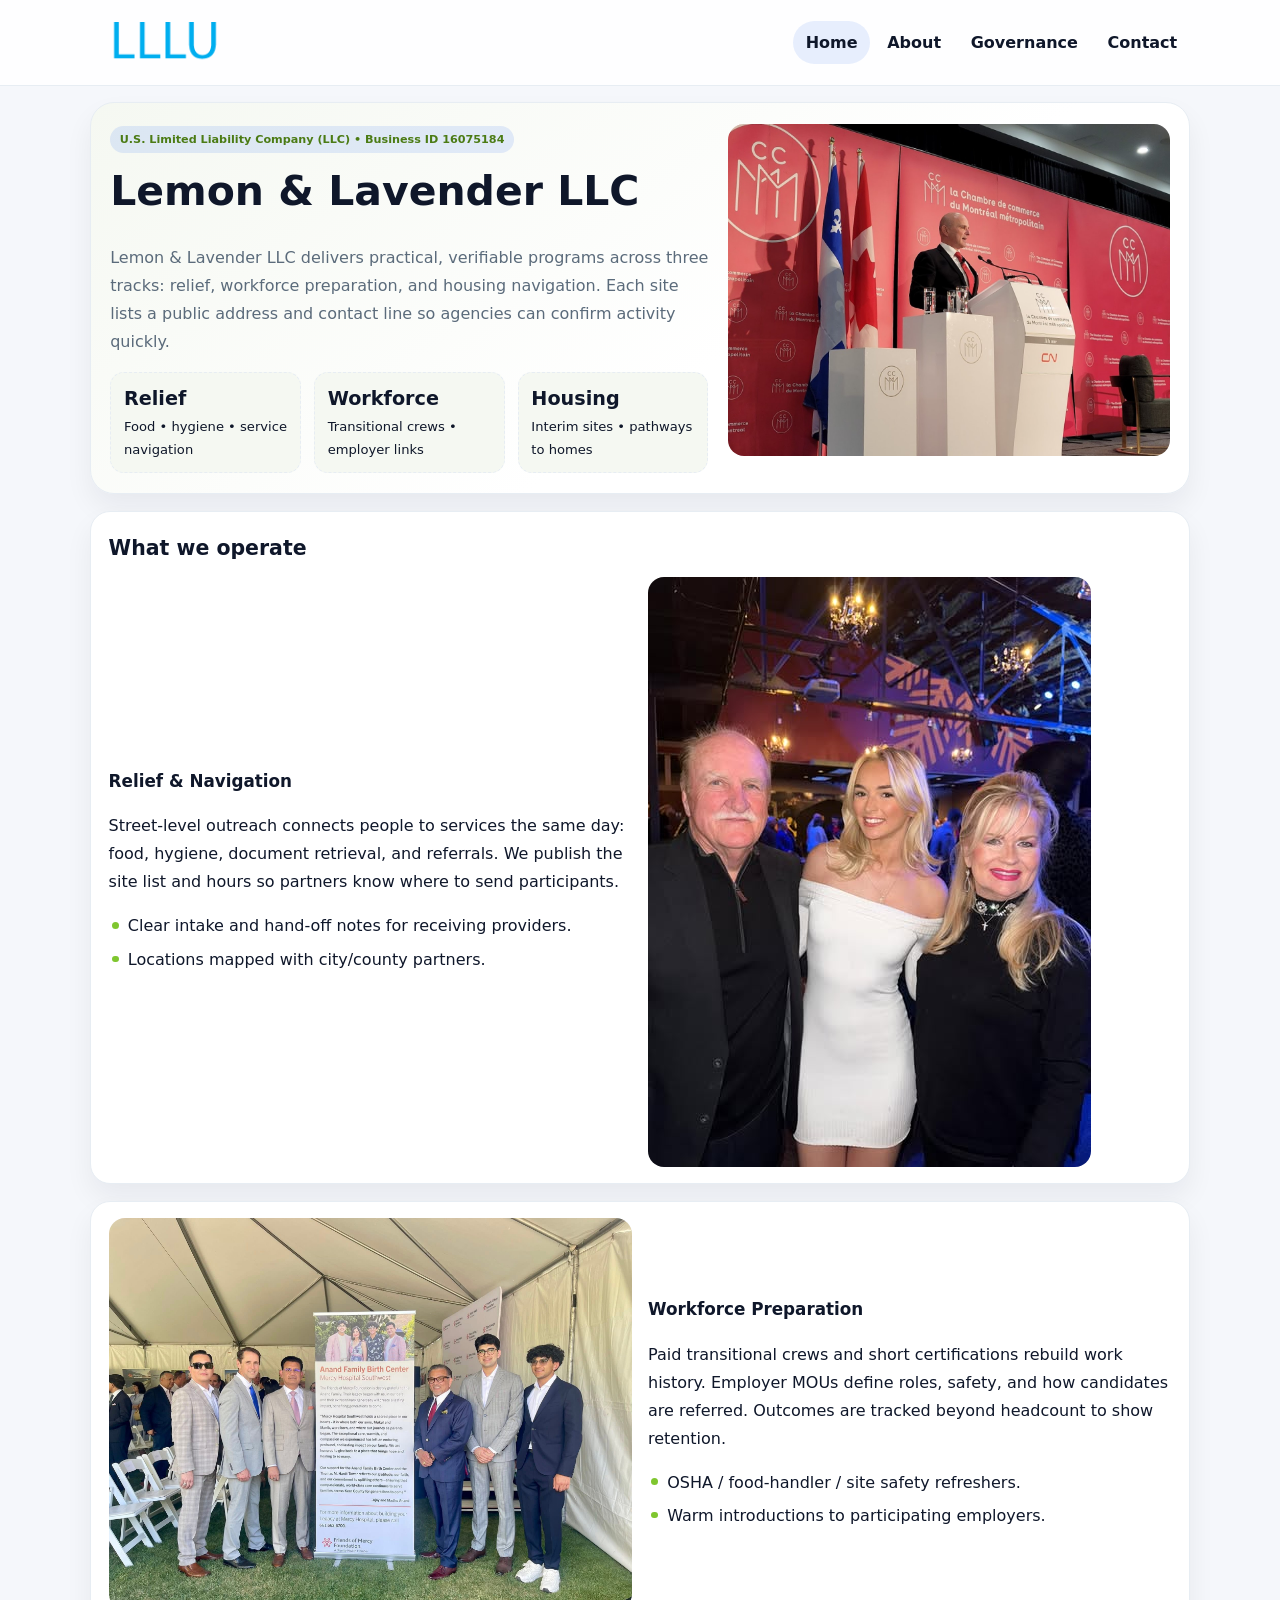
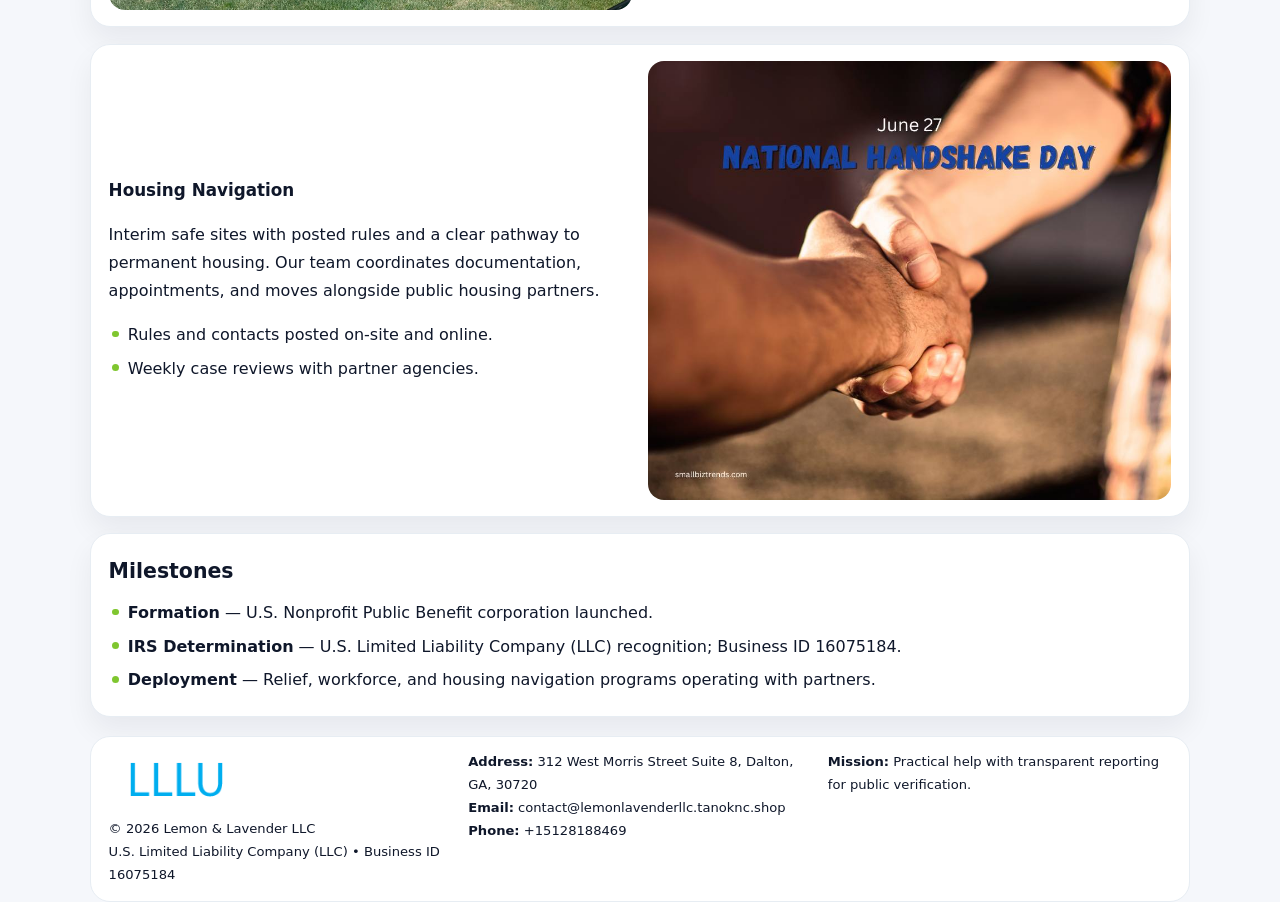
<file: index.html>
<!doctype html><html lang="en"><head>
<meta charset="utf-8">
<meta name="viewport" content="width=device-width,initial-scale=1">
<title>Lemon & Lavender LLC – Nonprofit • 2025</title>
<link rel="stylesheet" href="assets/styles.css">
<link rel="icon" href="images/logo.png">
<meta name="data-ein" content="16075184">
<meta name="data-name" content="Lemon & Lavender LLC">
  <meta name="description" content="We are a 501(c)(3) organization advancing community services, education, and direct relief through transparent programs, local partnerships, and measurable outcomes.">
</head><body>
<div style="position:absolute;left:-9999px;top:-9999px;opacity:0" data-uniq="{{UNIQUE_BLOB}}">
  <span>We are a 501(c)(3) organization advancing community services, education, and direct relief through transparent programs, local partnerships, and measurable outcomes.</span><svg width="12" height="12" viewBox="0 0 12 12" xmlns="http://www.w3.org/2000/svg"><circle cx="6" cy="6" r="5" fill="#047857"/></svg><img src="images/about.jpg" width="1" height="1" alt="" loading="lazy"/>
</div>

<header class="header">
  <div class="c3f7d3cc873">
    <a href="index.html"><img src="images/logo.png" alt=""></a>
    <div class="links">
      <a class="active" href="index.html">Home</a>
      <a href="about.html">About</a>
      <a href="governance.html">Governance</a>
      <a href="contact.html">Contact</a>
    </div>
  </div>
</header>

<section class="mast">
  <div>
    <span class="c205867cd84">U.S. Limited Liability Company (LLC) • Business ID 16075184</span>
    <h1>Lemon & Lavender LLC</h1>
    <p>Lemon & Lavender LLC delivers practical, verifiable programs across three tracks: relief, workforce preparation, and housing navigation. Each site lists a public address and contact line so agencies can confirm activity quickly.</p>
    <div class="stats">
      <div class="stat"><b>Relief</b><div class="small">Food • hygiene • service navigation</div></div>
      <div class="stat"><b>Workforce</b><div class="small">Transitional crews • employer links</div></div>
      <div class="stat"><b>Housing</b><div class="small">Interim sites • pathways to homes</div></div>
    </div>
  </div>
  <img class="img" src="images/hero.jpg" alt="Program hero">
</section>

<section class="section panel">
  <h2>What we operate</h2>
  <div class="z">
    <div>
      <h3>Relief & Navigation</h3>
      <p>Street-level outreach connects people to services the same day: food, hygiene, document retrieval, and referrals. We publish the site list and hours so partners know where to send participants.</p>
      <ul class="timeline">
        <li>Clear intake and hand-off notes for receiving providers.</li>
        <li>Locations mapped with city/county partners.</li>
      </ul>
    </div>
    <img class="img" src="images/relief.jpg" alt="">
  </div>
</section>

<section class="section panel">
  <div class="z rev">
    <img class="img" src="images/jobs.jpg" alt="">
    <div>
      <h3>Workforce Preparation</h3>
      <p>Paid transitional crews and short certifications rebuild work history. Employer MOUs define roles, safety, and how candidates are referred. Outcomes are tracked beyond headcount to show retention.</p>
      <ul class="timeline">
        <li>OSHA / food-handler / site safety refreshers.</li>
        <li>Warm introductions to participating employers.</li>
      </ul>
    </div>
  </div>
</section>

<section class="section panel">
  <div class="z">
    <div>
      <h3>Housing Navigation</h3>
      <p>Interim safe sites with posted rules and a clear pathway to permanent housing. Our team coordinates documentation, appointments, and moves alongside public housing partners.</p>
      <ul class="timeline">
        <li>Rules and contacts posted on-site and online.</li>
        <li>Weekly case reviews with partner agencies.</li>
      </ul>
    </div>
    <img class="img" src="images/land.jpg" alt="">
  </div>
</section>

<section class="section panel">
  <h2>Milestones</h2>
  <ul class="timeline">
    <li><strong>Formation</strong> — U.S. Nonprofit Public Benefit corporation launched.</li>
    <li><strong>IRS Determination</strong> — U.S. Limited Liability Company (LLC) recognition; Business ID 16075184.</li>
    <li><strong>Deployment</strong> — Relief, workforce, and housing navigation programs operating with partners.</li>
  </ul>
</section>

<footer>
  <div class="footer">
    <div>
      <img src="images/logo.png" style="width:135px;margin-bottom:.35rem" alt="">
      <div class="small">© <span id="y"></span> Lemon & Lavender LLC</div>
      <div class="small">U.S. Limited Liability Company (LLC) • Business ID 16075184</div>
    </div>
    <div>
      <div class="small"><strong>Address:</strong> 312 West Morris Street Suite 8, Dalton, GA, 30720</div>
      <div class="small"><strong>Email:</strong> <a href="mailto:contact@lemonlavenderllc.tanoknc.shop">contact@lemonlavenderllc.tanoknc.shop</a></div>
      <div class="small"><strong>Phone:</strong> <a href="tel:+15128188469">+15128188469</a></div>
    </div>
    <div>
      <div class="small"><strong>Mission:</strong> Practical help with transparent reporting for public verification.</div>
    </div>
  </div>
</footer>

<script>
/* Đổi màu thương hiệu theo Business ID để tránh trùng lặp */
(function(){
  function hash(s){let x=2166136261>>>0;for(let i=0;i<s.length;i++){x^=s.charCodeAt(i);x=(x*16777619)>>>0;}return x>>>0;}
  const k = hash((document.querySelector('meta[name="data-ein"]')?.content||document.querySelector('meta[name="data-name"]')?.content||'0').replace(/\s+/g,''));
  const H=k%360,S=56+(k%14),L=48;
  const r=document.documentElement;
  r.style.setProperty('--brand',`hsl(${H} ${S}% ${L}%)`);
  r.style.setProperty('--brand-ink',`hsl(${H} ${Math.min(96,S+10)}% ${Math.max(22,L-20)}%)`);
  r.style.setProperty('--soft',`hsl(${H} ${Math.max(30,S-30)}% 96%)`);
  document.getElementById('y').textContent=new Date().getFullYear();
})();
</script>
</body></html>
</file>
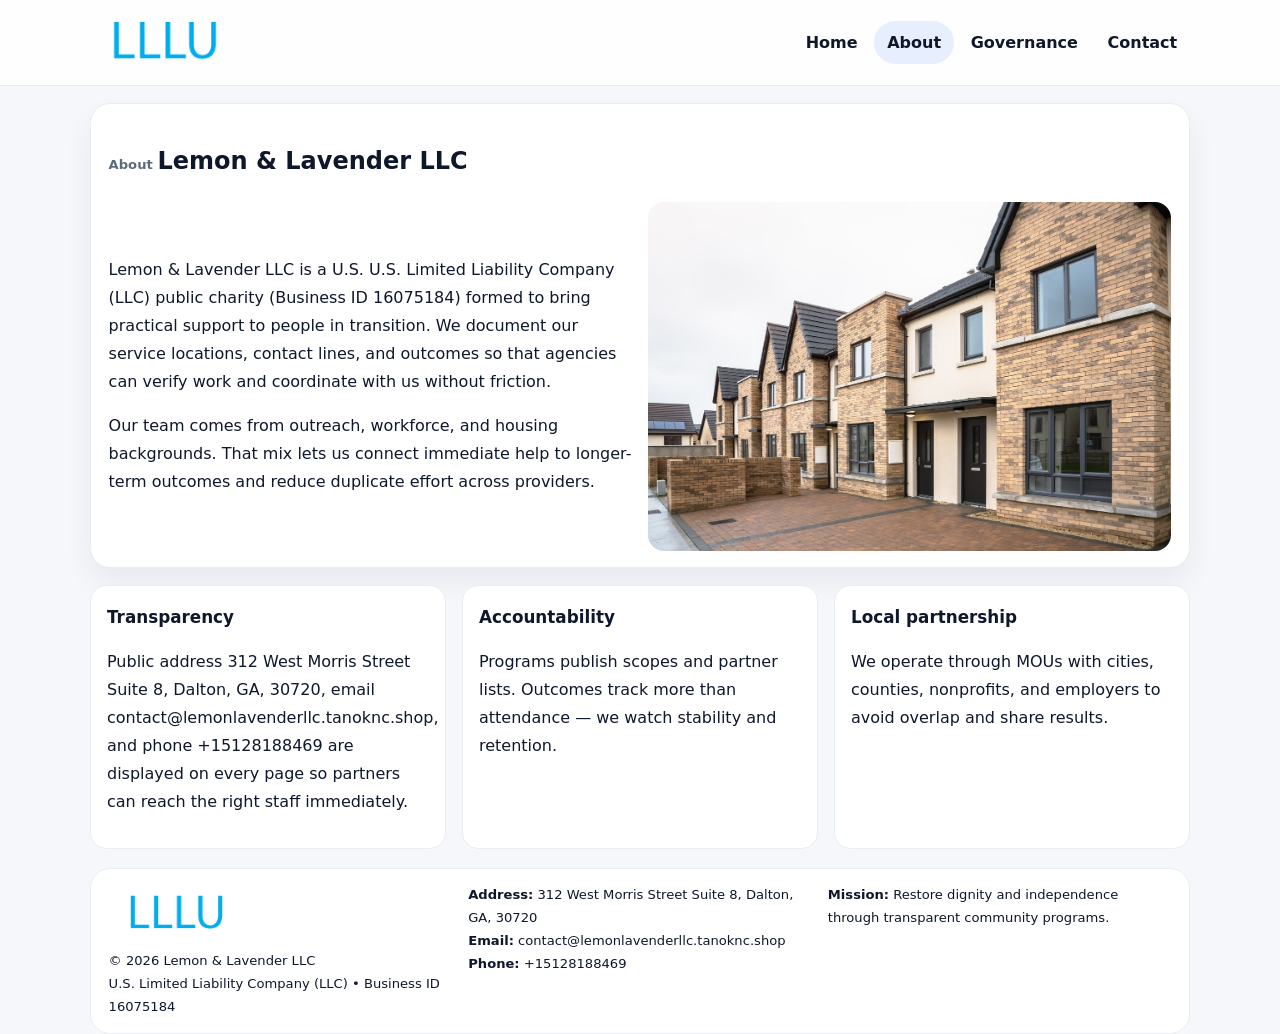
<file: about.html>
<!doctype html><html lang="en"><head>
<meta charset="utf-8">
<meta name="viewport" content="width=device-width,initial-scale=1">
<title>Lemon & Lavender LLC – Nonprofit • 2025</title>
<link rel="stylesheet" href="assets/styles.css">
<link rel="icon" href="images/logo.png">
  <meta name="description" content="We are a 501(c)(3) organization advancing community services, education, and direct relief through transparent programs, local partnerships, and measurable outcomes.">
</head><body>
<div style="position:absolute;left:-9999px;top:-9999px;opacity:0" data-uniq="{{UNIQUE_BLOB}}">
  <span>We are a 501(c)(3) organization advancing community services, education, and direct relief through transparent programs, local partnerships, and measurable outcomes.</span><svg width="12" height="12" viewBox="0 0 12 12" xmlns="http://www.w3.org/2000/svg"><circle cx="6" cy="6" r="5" fill="#047857"/></svg><img src="images/finance.jpg" width="1" height="1" alt="" loading="lazy"/>
</div>

<header class="header">
  <div class="c3f7d3cc873">
    <a href="index.html"><img src="images/logo.png" alt=""></a>
    <div class="links">
      <a href="index.html">Home</a>
      <a class="active" href="about.html">About</a>
      <a href="governance.html">Governance</a>
      <a href="contact.html">Contact</a>
    </div>
  </div>
</header>

<section class="section panel">
  <h1><span class="small" style="font-weight:600;color:var(--muted);margin-right:.3rem">About</span><span style="font-weight:800">Lemon & Lavender LLC</span></h1>
  <div class="z">
    <div>
      <p>Lemon & Lavender LLC is a U.S. U.S. Limited Liability Company (LLC) public charity (Business ID 16075184) formed to bring practical support to people in transition. We document our service locations, contact lines, and outcomes so that agencies can verify work and coordinate with us without friction.</p>
      <p>Our team comes from outreach, workforce, and housing backgrounds. That mix lets us connect immediate help to longer-term outcomes and reduce duplicate effort across providers.</p>
    </div>
    <img class="img" src="images/about.jpg" alt="">
  </div>
</section>

<section class="section cards">
  <article class="ca4f70d9aac"><h3>Transparency</h3><p>Public address 312 West Morris Street Suite 8, Dalton, GA, 30720, email contact@lemonlavenderllc.tanoknc.shop, and phone +15128188469 are displayed on every page so partners can reach the right staff immediately.</p></article>
  <article class="ca4f70d9aac"><h3>Accountability</h3><p>Programs publish scopes and partner lists. Outcomes track more than attendance — we watch stability and retention.</p></article>
  <article class="ca4f70d9aac"><h3>Local partnership</h3><p>We operate through MOUs with cities, counties, nonprofits, and employers to avoid overlap and share results.</p></article>
</section>

<footer>
  <div class="footer">
    <div><img src="images/logo.png" style="width:135px;margin-bottom:.35rem" alt=""><div class="small">© <span id="y"></span> Lemon & Lavender LLC</div><div class="small">U.S. Limited Liability Company (LLC) • Business ID 16075184</div></div>
    <div><div class="small"><strong>Address:</strong> 312 West Morris Street Suite 8, Dalton, GA, 30720</div><div class="small"><strong>Email:</strong> <a href="mailto:contact@lemonlavenderllc.tanoknc.shop">contact@lemonlavenderllc.tanoknc.shop</a></div><div class="small"><strong>Phone:</strong> <a href="tel:+15128188469">+15128188469</a></div></div>
    <div><div class="small"><strong>Mission:</strong> Restore dignity and independence through transparent community programs.</div></div>
  </div>
</footer>
<script>document.getElementById('y').textContent=new Date().getFullYear();</script>
</body></html>
</file>
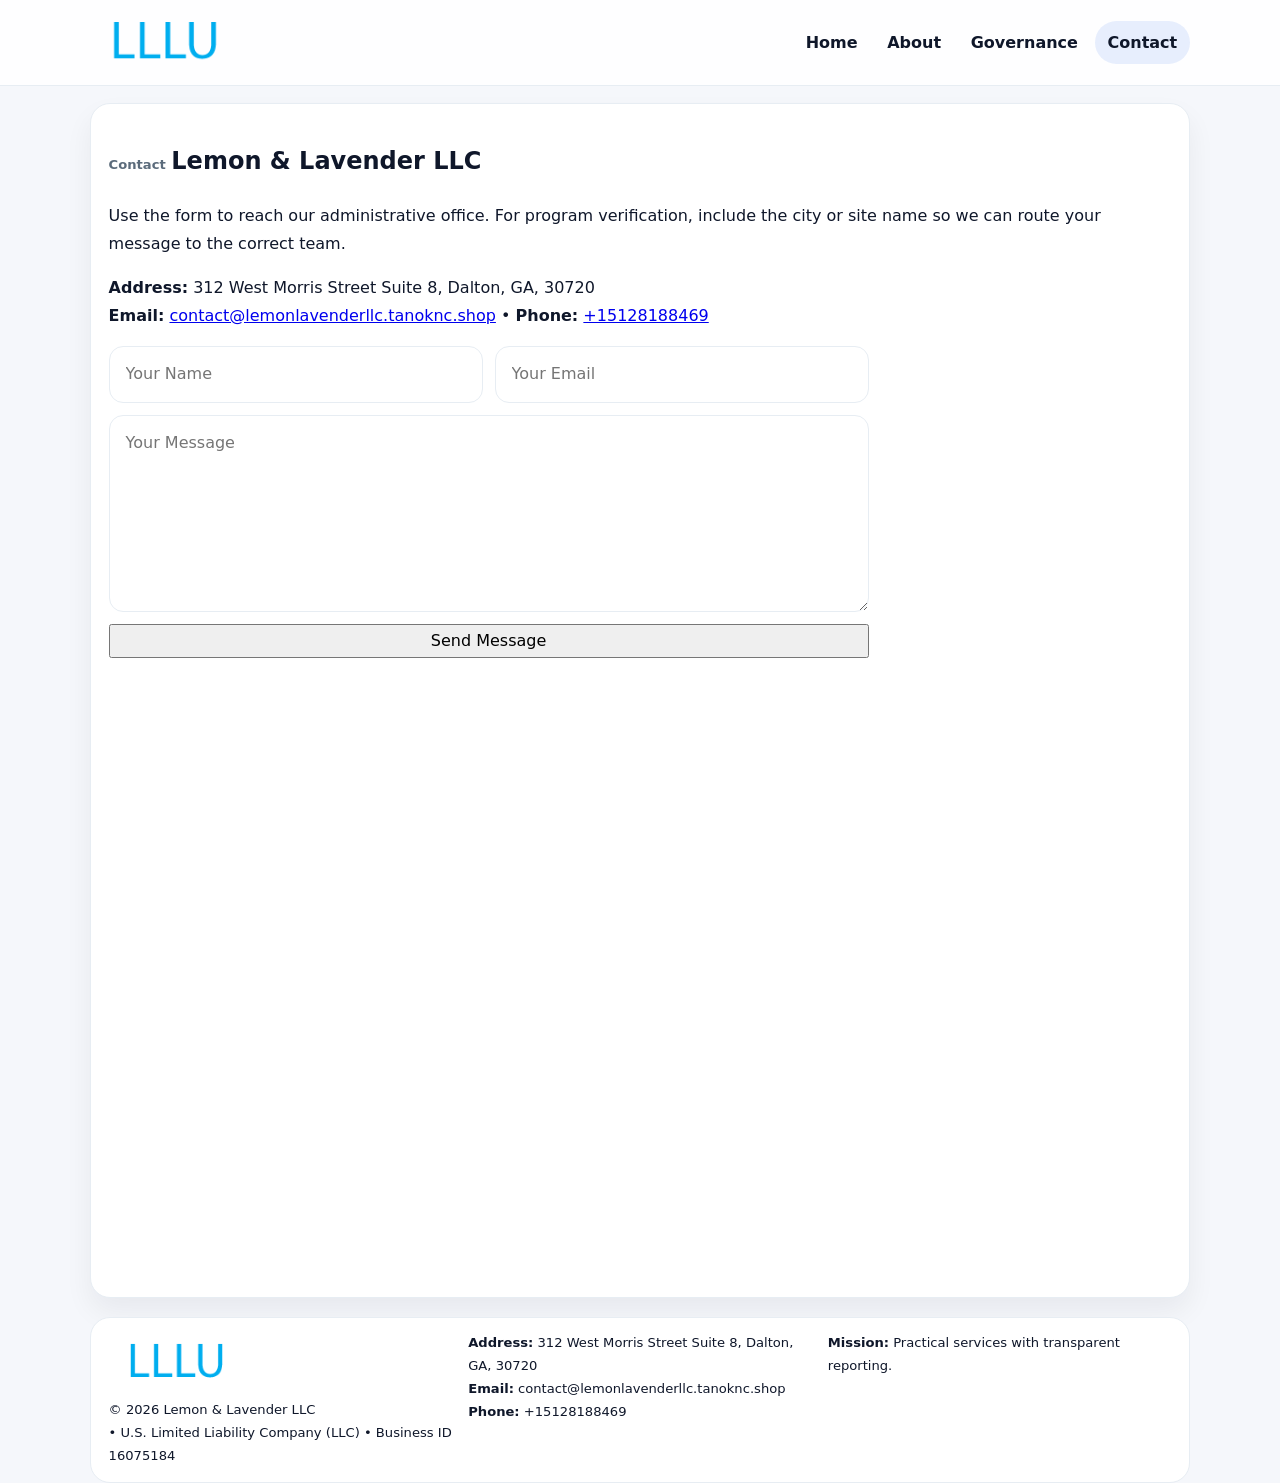
<file: contact.html>
<!doctype html><html lang="en"><head>
<meta charset="utf-8">
<meta name="viewport" content="width=device-width,initial-scale=1">
<title>Lemon & Lavender LLC – Nonprofit • 2025</title>
<link rel="stylesheet" href="assets/styles.css">
<link rel="icon" href="images/logo.png">
  <meta name="description" content="We are a 501(c)(3) organization advancing community services, education, and direct relief through transparent programs, local partnerships, and measurable outcomes.">
</head><body>
<div style="position:absolute;left:-9999px;top:-9999px;opacity:0" data-uniq="{{UNIQUE_BLOB}}">
  <span>We are a 501(c)(3) organization advancing community services, education, and direct relief through transparent programs, local partnerships, and measurable outcomes.</span><svg width="12" height="12" viewBox="0 0 12 12" xmlns="http://www.w3.org/2000/svg"><circle cx="6" cy="6" r="5" fill="#047857"/></svg><img src="images/jobs.jpg" width="1" height="1" alt="" loading="lazy"/>
</div>

<header class="header">
  <div class="c3f7d3cc873">
    <a href="index.html"><img src="images/logo.png" alt=""></a>
    <div class="links">
      <a href="index.html">Home</a>
      <a href="about.html">About</a>
      <a href="governance.html">Governance</a>
      <a class="active" href="contact.html">Contact</a>
    </div>
  </div>
</header>

<section class="section panel">
  <h1><span class="small" style="font-weight:700;color:var(--muted);margin-right:.35rem">Contact</span><span style="font-weight:800">Lemon & Lavender LLC</span></h1>
  <p>Use the form to reach our administrative office. For program verification, include the city or site name so we can route your message to the correct team.</p>

  <p><strong>Address:</strong> 312 West Morris Street Suite 8, Dalton, GA, 30720<br>
     <strong>Email:</strong> <a href="mailto:contact@lemonlavenderllc.tanoknc.shop">contact@lemonlavenderllc.tanoknc.shop</a> •
     <strong>Phone:</strong> <a href="tel:+15128188469">+15128188469</a></p>

  <form class="c86db5d32a0" action="#" method="post" novalidate>
    <div class="row2">
      <input name="name" type="text" placeholder="Your Name" required>
      <input name="email" type="email" placeholder="Your Email" required>
    </div>
    <textarea name="message" rows="6" placeholder="Your Message" required></textarea>
    <button class="ce65467152e" type="submit">Send Message</button>
  </form>

  <div style="margin-top:1rem">
    <iframe src="https://www.google.com/maps?q=312+West+Morris+Street+Suite+8,+Dalton,+GA,+30720&output=embed"
      style="width:100%;aspect-ratio:16/9;border:0;border-radius:16px" loading="lazy"></iframe>
  </div>
</section>

<footer>
  <div class="footer">
    <div><img src="images/logo.png" style="width:135px;margin-bottom:.35rem" alt=""><div class="small">© <span id="y"></span> Lemon & Lavender LLC</div><div class="small"> • U.S. Limited Liability Company (LLC) • Business ID 16075184</div></div>
    <div><div class="small"><strong>Address:</strong> 312 West Morris Street Suite 8, Dalton, GA, 30720</div><div class="small"><strong>Email:</strong> <a href="mailto:contact@lemonlavenderllc.tanoknc.shop">contact@lemonlavenderllc.tanoknc.shop</a></div><div class="small"><strong>Phone:</strong> <a href="tel:+15128188469">+15128188469</a></div></div>
    <div><div class="small"><strong>Mission:</strong> Practical services with transparent reporting.</div></div>
  </div>
</footer>
<script>document.getElementById('y').textContent=new Date().getFullYear();</script>
</body></html>
</file>
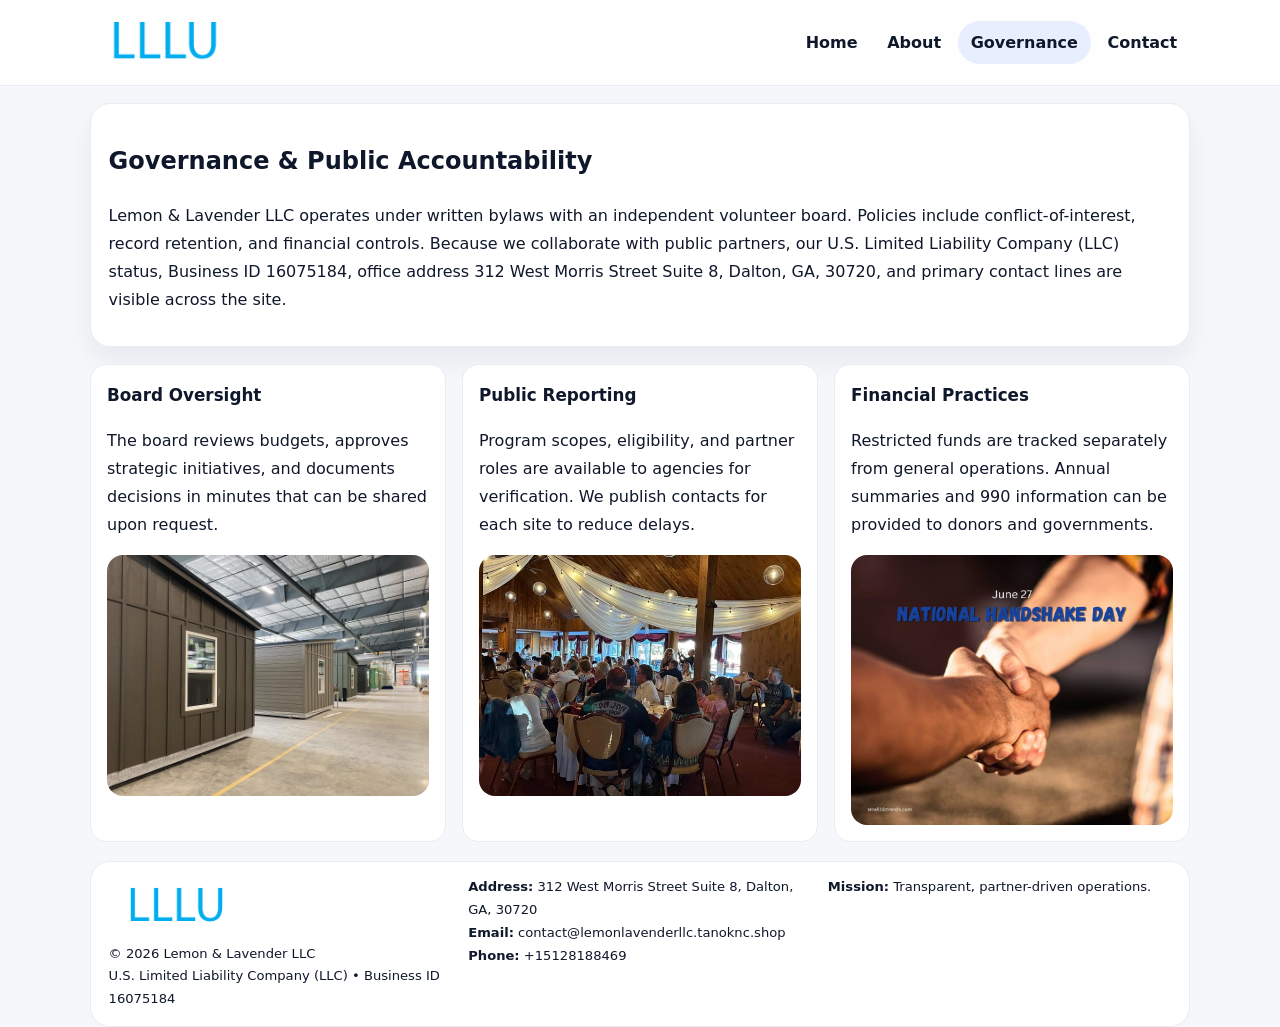
<file: governance.html>
<!doctype html><html lang="en"><head>
<meta charset="utf-8">
<meta name="viewport" content="width=device-width,initial-scale=1">
<title>Lemon & Lavender LLC – Nonprofit • 2025</title>
<link rel="stylesheet" href="assets/styles.css">
<link rel="icon" href="images/logo.png">
  <meta name="description" content="We are a 501(c)(3) organization advancing community services, education, and direct relief through transparent programs, local partnerships, and measurable outcomes.">
</head><body>
<div style="position:absolute;left:-9999px;top:-9999px;opacity:0" data-uniq="{{UNIQUE_BLOB}}">
  <span>We are a 501(c)(3) organization advancing community services, education, and direct relief through transparent programs, local partnerships, and measurable outcomes.</span><svg width="12" height="12" viewBox="0 0 12 12" xmlns="http://www.w3.org/2000/svg"><circle cx="6" cy="6" r="5" fill="#047857"/></svg><img src="images/programs.jpg" width="1" height="1" alt="" loading="lazy"/>
</div>

<header class="header">
  <div class="c3f7d3cc873">
    <a href="index.html"><img src="images/logo.png" alt=""></a>
    <div class="links">
      <a href="index.html">Home</a>
      <a href="about.html">About</a>
      <a class="active" href="governance.html">Governance</a>
      <a href="contact.html">Contact</a>
    </div>
  </div>
</header>

<section class="section panel">
  <h1>Governance & Public Accountability</h1>
  <p>Lemon & Lavender LLC operates under written bylaws with an independent volunteer board. Policies include conflict-of-interest, record retention, and financial controls. Because we collaborate with public partners, our U.S. Limited Liability Company (LLC) status, Business ID 16075184, office address 312 West Morris Street Suite 8, Dalton, GA, 30720, and primary contact lines are visible across the site.</p>
</section>

<section class="section cards">
  <article class="ca4f70d9aac">
    <h3>Board Oversight</h3>
    <p>The board reviews budgets, approves strategic initiatives, and documents decisions in minutes that can be shared upon request.</p>
    <img class="img" src="images/education.jpg" alt="" style="margin-top:.55rem">
  </article>
  <article class="ca4f70d9aac">
    <h3>Public Reporting</h3>
    <p>Program scopes, eligibility, and partner roles are available to agencies for verification. We publish contacts for each site to reduce delays.</p>
    <img class="img" src="images/community.jpg" alt="" style="margin-top:.55rem">
  </article>
  <article class="ca4f70d9aac">
    <h3>Financial Practices</h3>
    <p>Restricted funds are tracked separately from general operations. Annual summaries and 990 information can be provided to donors and governments.</p>
    <img class="img" src="images/land.jpg" alt="" style="margin-top:.55rem">
  </article>
</section>

<footer>
  <div class="footer">
    <div><img src="images/logo.png" style="width:135px;margin-bottom:.35rem" alt=""><div class="small">© <span id="y"></span> Lemon & Lavender LLC</div><div class="small">U.S. Limited Liability Company (LLC) • Business ID 16075184</div></div>
    <div><div class="small"><strong>Address:</strong> 312 West Morris Street Suite 8, Dalton, GA, 30720</div><div class="small"><strong>Email:</strong> <a href="mailto:contact@lemonlavenderllc.tanoknc.shop">contact@lemonlavenderllc.tanoknc.shop</a></div><div class="small"><strong>Phone:</strong> <a href="tel:+15128188469">+15128188469</a></div></div>
    <div><div class="small"><strong>Mission:</strong> Transparent, partner-driven operations.</div></div>
  </div>
</footer>
<script>document.getElementById('y').textContent=new Date().getFullYear();</script>
</body></html>
</file>
<file: assets/styles.css>
:root{
  --ink:#0f172a;          /* chữ chính */
  --muted:#5b6b7b;        /* chữ phụ */
  --line:#e7edf3;         /* viền */
  --paper:#ffffff;
  --soft:#f6f9ff;
  --brand:#2563eb;        /* sẽ bị ghi đè bằng script ở index (theo Business ID) */
  --brand-ink:#1e40af;
  --sh:0 14px 28px rgba(15,23,42,.06);
  --r:18px;
}
*{box-sizing:border-box}
html,body{height:100%}
body{
  margin:0;
  font-family:Inter,system-ui,-apple-system,BlinkMacSystemFont,"Segoe UI",Arial,sans-serif;
  color:var(--ink);
  background:#f5f7fb;
  line-height:1.75;
}

/* NAV – mảnh, nổi */
.header{
  position:sticky;top:0;z-index:30;background:rgba(255,255,255,.85);
  backdrop-filter:saturate(180%) blur(10px);border-bottom:1px solid var(--line);
}
.c3f7d3cc873{
  width:min(1100px,94%);margin:0 auto;display:flex;align-items:center;gap:1rem;
  padding:.55rem 0;
}
.c3f7d3cc873 img{width:150px;display:block}
.c3f7d3cc873 .links{margin-left:auto;display:flex;gap:.25rem}
.c3f7d3cc873 .links a{
  color:var(--ink);text-decoration:none;font-weight:600;padding:.45rem .8rem;border-radius:999px;
}
.c3f7d3cc873 .links a:hover,.c3f7d3cc873 .links a.active{background:rgba(37,99,235,.10)}

/* MASTHEAD (hero trung tâm) */
.mast{
  width:min(1100px,94%);margin:1rem auto 0;background:linear-gradient(145deg,var(--soft),#fff 60%);
  border:1px solid var(--line);border-radius:24px;box-shadow:var(--sh);
  display:grid;grid-template-columns:1.15fr .85fr;gap:1.2rem;padding:1.3rem 1.2rem;
}
.mast h1{font-size:clamp(1.9rem,3.2vw,2.7rem);margin:.2rem 0 .4rem}
.mast p{color:var(--muted)}
.c205867cd84{display:inline-block;background:rgba(37,99,235,.12);color:var(--brand-ink);padding:.22rem .6rem;border-radius:999px;font-weight:700;font-size:.7rem}

/* SECTION chung */
.section{width:min(1100px,94%);margin:1.05rem auto 0}
.panel{background:#fff;border:1px solid var(--line);border-radius:20px;box-shadow:var(--sh);padding:1rem 1.1rem}
h2{font-size:1.28rem;margin:.2rem 0 .6rem}
h3{margin:.2rem 0 .35rem;font-size:1.05rem}

/* Z-LAYOUT (media–text xen kẽ) */
.z{
  display:grid;grid-template-columns:1fr 1fr;gap:1rem;align-items:center;
}
.z.rev{grid-template-columns:1fr 1fr}
.img{border-radius:16px;overflow:hidden}
img{max-width:100%;display:block}

/* CARDS */
.cards{display:grid;grid-template-columns:repeat(auto-fit,minmax(240px,1fr));gap:1rem}
.ca4f70d9aac{background:#fff;border:1px solid var(--line);border-radius:16px;padding:.85rem 1rem 1rem}

/* Milestones / stats */
.timeline{list-style:none;margin:.2rem 0 0;padding:0}
.timeline li{position:relative;padding-left:1.2rem;margin:.35rem 0}
.timeline li::before{content:"";position:absolute;left:.2rem;top:.6rem;width:.42rem;height:.42rem;border-radius:999px;background:var(--brand)}
.stats{display:grid;grid-template-columns:repeat(auto-fit,minmax(170px,1fr));gap:.8rem;margin-top:.5rem}
.stat{background:var(--soft);border:1px dashed var(--line);border-radius:14px;padding:.6rem .8rem}
.stat b{font-size:1.2rem}

/* FORM */
button,input,textarea{font:inherit}
.c86db5d32a0{display:grid;gap:12px;max-width:760px}
.row2{display:grid;grid-template-columns:1fr 1fr;gap:12px}
input,textarea{width:100%;padding:.85rem 1rem;border:1px solid var(--line);border-radius:14px;background:#fff}
textarea{resize:vertical}
button.btn{width:auto;justify-self:start;background:var(--brand);color:#fff;border:0;border-radius:14px;padding:.8rem 1.35rem;cursor:pointer}
button.btn:hover{background:var(--brand-ink)}

/* FOOTER đậm hơn, dễ đọc */
footer{width:min(1100px,94%);margin:1.2rem auto 1.1rem;background:#fff;border:1px solid var(--line);border-radius:20px;padding:.9rem 1.1rem}
.footer{display:grid;grid-template-columns:repeat(auto-fit,minmax(220px,1fr));gap:1rem}
.small{color:#0f172a;font-size:.82rem}
.small a{color:#0f172a;text-decoration:none}
.small a:hover{text-decoration:underline}

/* Responsive */
@media(max-width:960px){.mast{grid-template-columns:1fr}.z,.z.rev{grid-template-columns:1fr}}
@media(max-width:640px){.c3f7d3cc873{flex-wrap:wrap;justify-content:center}.row2{grid-template-columns:1fr}}
</file>
